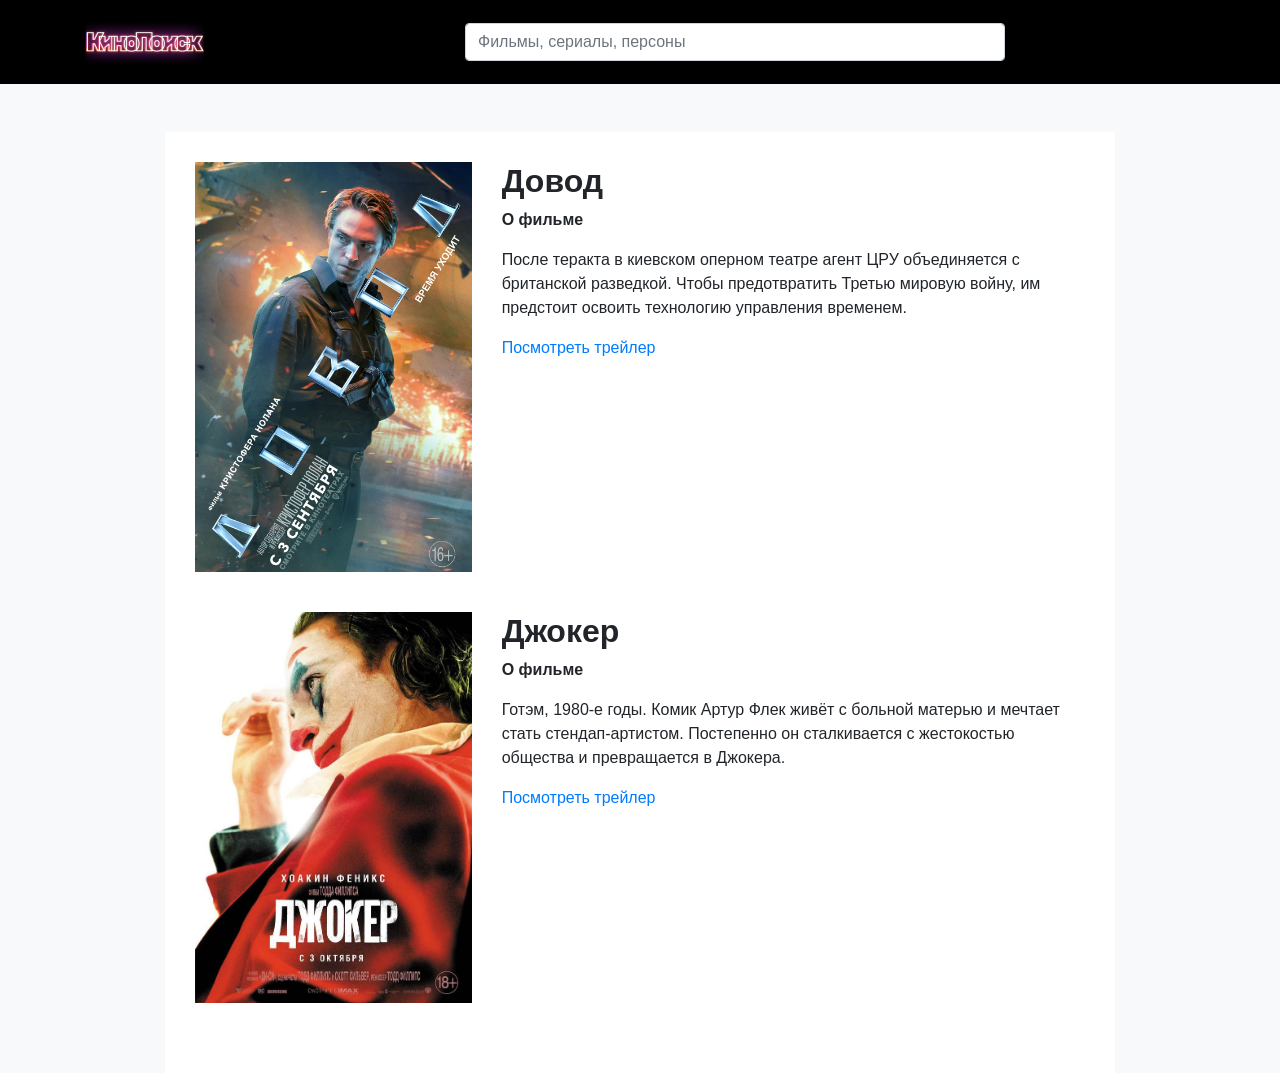
<file: материалы к уроку 56/index.html>
<!DOCTYPE html>
<html>
<head>
    <meta charset="UTF-8">
    <title>Фильмы</title>
    <link rel="stylesheet" href="https://stackpath.bootstrapcdn.com/bootstrap/4.1.3/css/bootstrap.min.css">

    <style>
        .header {
            background: #000;
            padding: 15px 0;
        }

        .main-block {
            background: #fff;
            padding: 30px;
        }

        .movie-card {
            margin-bottom: 40px;
        }

        .movie-card h2 {
            font-weight: bold;
        }

        .trailer-link {
            color: #007bff;   
            text-decoration: none;
        }

        .trailer-link:hover {
            text-decoration: underline;
        }
    </style>
</head>

<body class="bg-light">


<div class="header">
    <div class="container">
        <div class="row align-items-center">
            <div class="col-md-4">
                <img src="logo.png" class="logo" width="120">
            </div>
            <div class="col-md-6">
                <input type="text" class="form-control"
                       placeholder="Фильмы, сериалы, персоны">
            </div>
        </div>
    </div>
</div>


<div class="container mt-5">
    <div class="row justify-content-center">
        <div class="col-10 main-block shadow">

            <div class="row movie-card">
                <div class="col-md-4">
                    <img src="3.jpg" class="img-fluid poster1">
                </div>
                <div class="col-md-8">
                    <h2 class="movieName1">Название 1</h2>
                    <p><strong>О фильме</strong></p>
                    <p class="description1"></p>
                    <a href="#" target="_blank"
                       class="trailer-link link1">
                       Посмотреть трейлер
                    </a>
                </div>
            </div>

            <div class="row movie-card">
                <div class="col-md-4">
                    <img src="3.jpg" class="img-fluid poster2">
                </div>
                <div class="col-md-8">
                    <h2 class="movieName2">Название 2</h2>
                    <p><strong>О фильме</strong></p>
                    <p class="description2"></p>
                    <a href="#" target="_blank"
                       class="trailer-link link2">
                       Посмотреть трейлер
                    </a>
                </div>
            </div>

        </div>
    </div>
</div>

<script>


    document.querySelector('.movieName1').textContent = "Довод";

    document.querySelector('.description1').textContent =
        "После теракта в киевском оперном театре агент ЦРУ объединяется с британской разведкой. Чтобы предотвратить Третью мировую войну, им предстоит освоить технологию управления временем.";

    document.querySelector('.poster1').src = "2.png";

    document.querySelector('.link1').href =
        "https://www.youtube.com/watch?v=LdOM0x0XDMo";



    document.querySelector('.movieName2').textContent = "Джокер";

    document.querySelector('.description2').textContent =
        "Готэм, 1980-е годы. Комик Артур Флек живёт с больной матерью и мечтает стать стендап-артистом. Постепенно он сталкивается с жестокостью общества и превращается в Джокера.";

    document.querySelector('.poster2').src = "3.jpg";

    document.querySelector('.link2').href =
        "https://www.youtube.com/watch?v=zAGVQLHvwOY";

</script>

</body>
</html>
</file>
